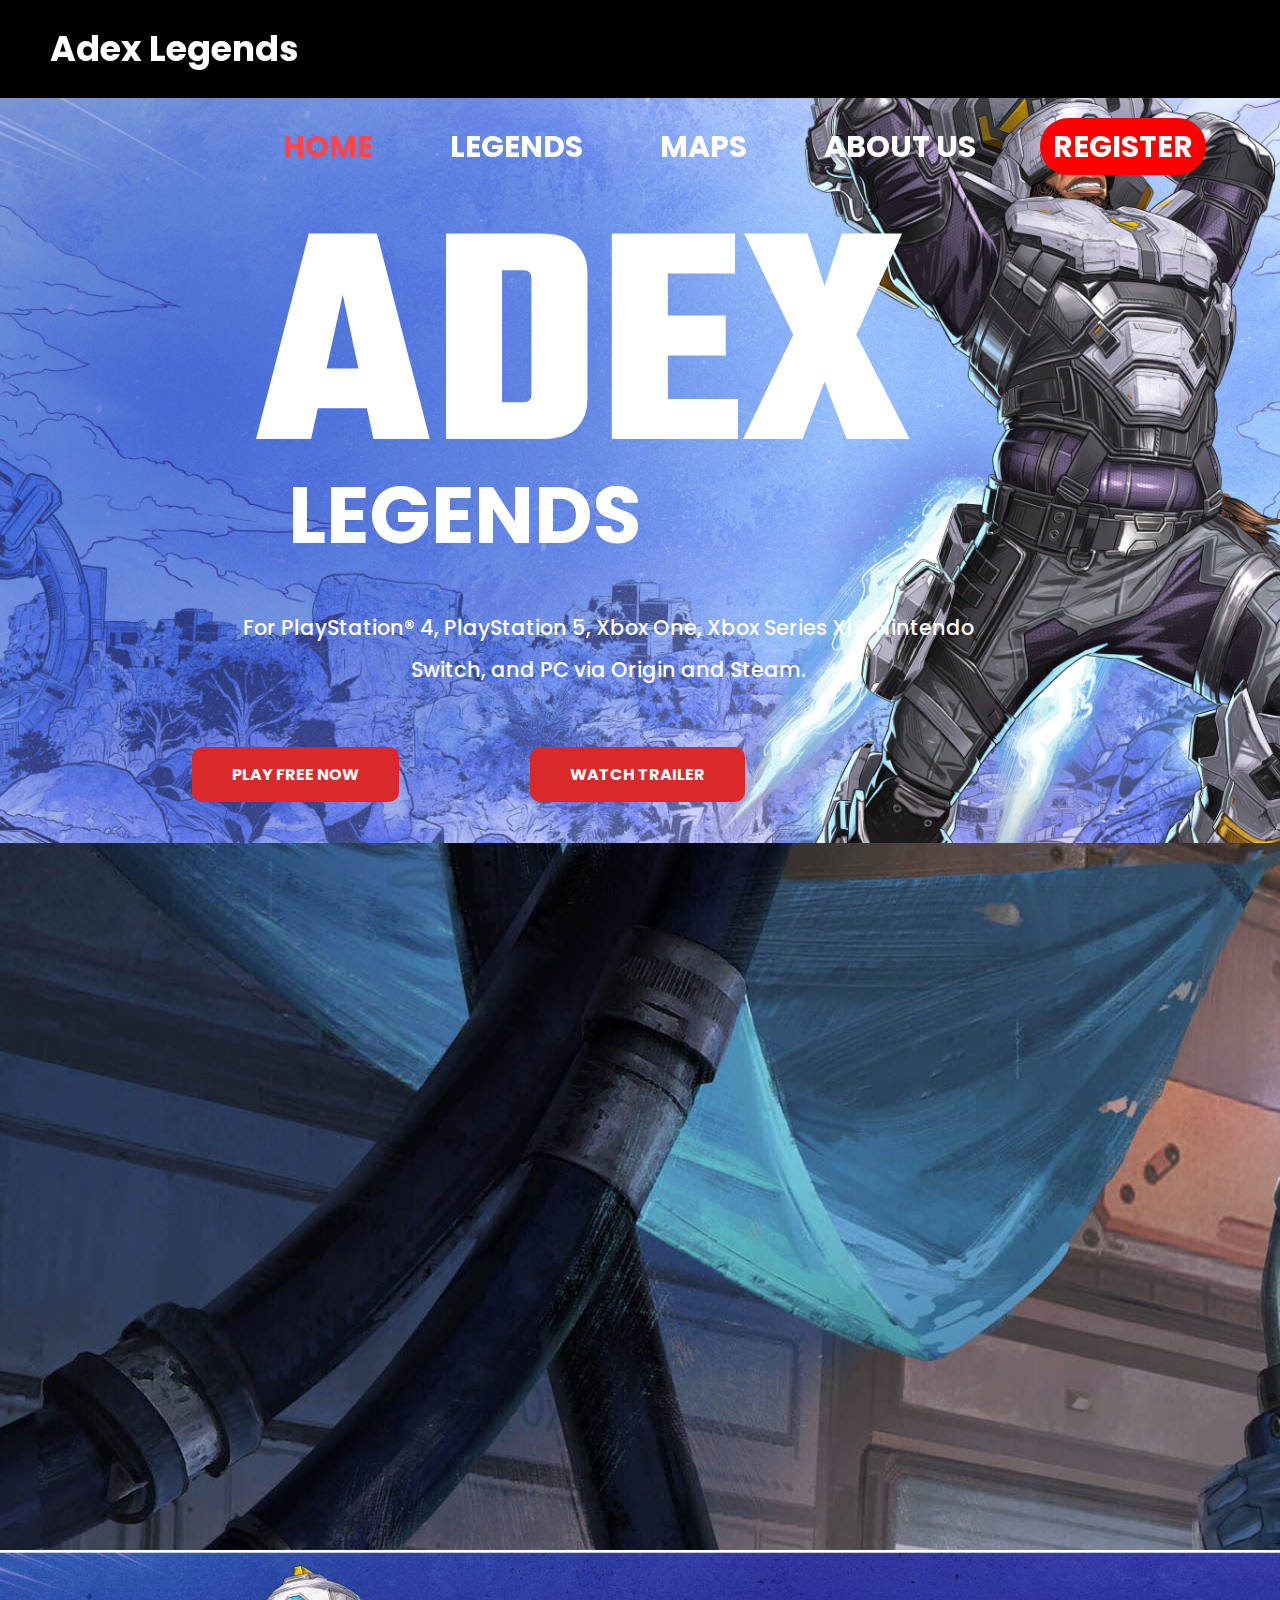
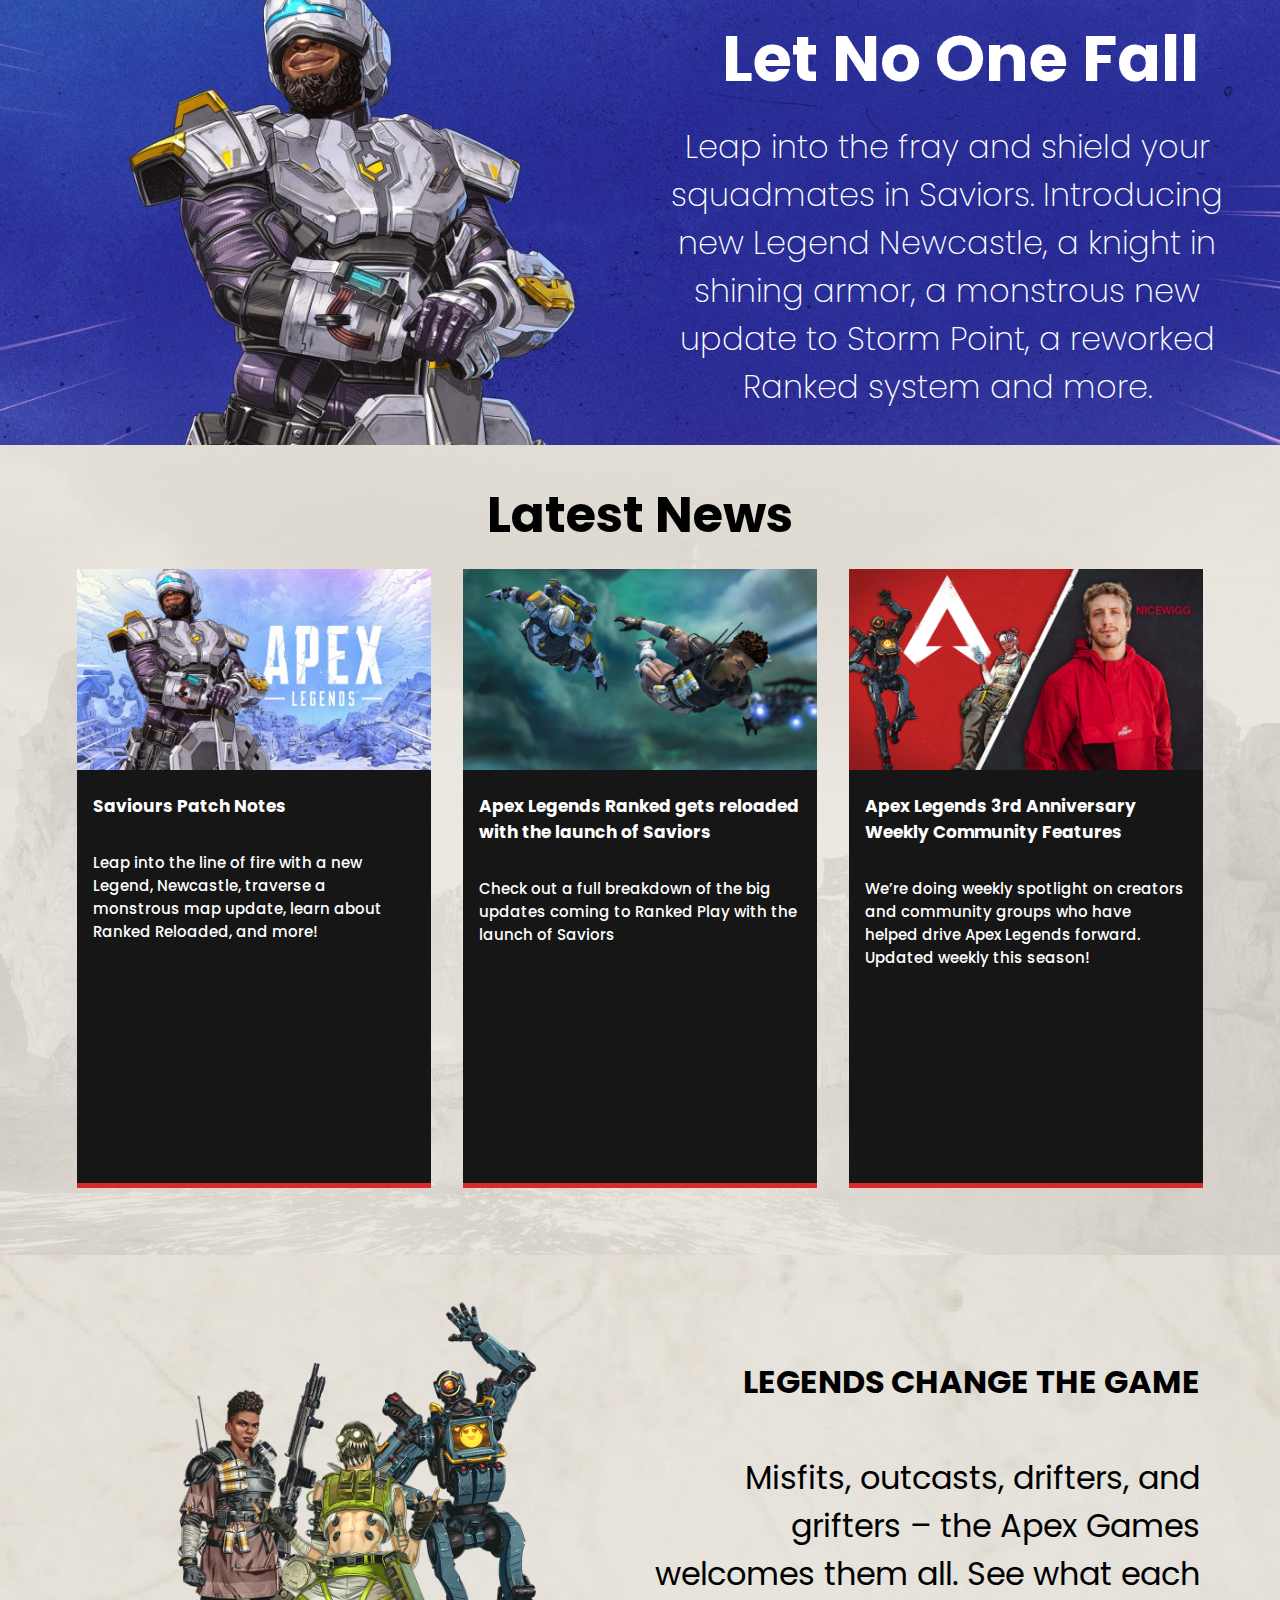
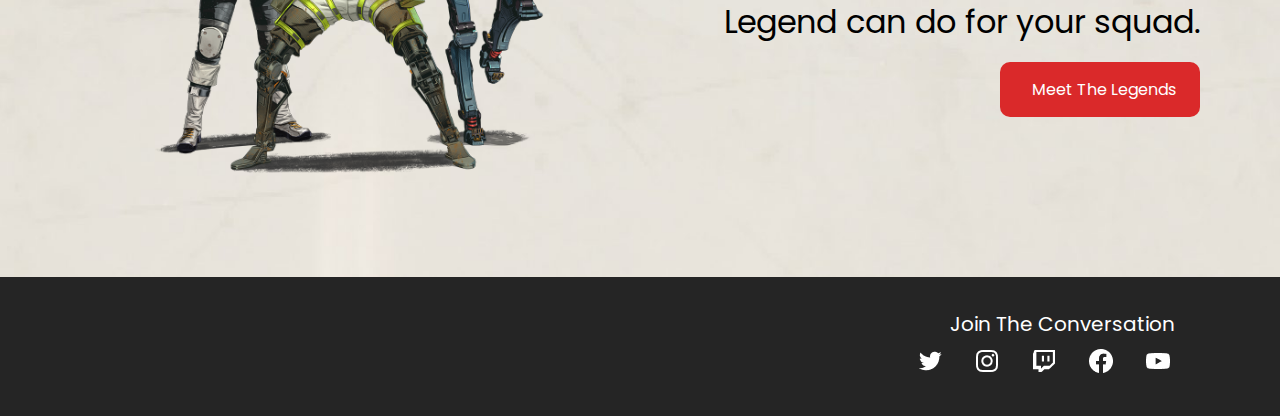
<file: index.html>
<!DOCTYPE html>
<html lang="en" dir="ltr">
  <head>
    <meta charset="utf-8" />
    <title>Adex Legends</title>
    <meta name="viewport" content="width=device-width, initial-scale=1.0" />
    <link rel="stylesheet" href="stylesheet.css" />
    <link rel="stylesheet" href="https://cdnjs.cloudflare.com/ajax/libs/font-awesome/5.15.3/css/all.min.css" />
    <link rel="icon" href="Asset/apex-logo-C3478A4601-seeklogo 1.png" type="image/x-icon" />
  </head>
  <body>
    <div id="overview">
      <nav>
        <input type="checkbox" id="check" />
        <label for="check" class="checkbtn">
          <i class="fas fa-bars"></i>
        </label>
        <label class="logo">Adex Legends</label>
        <ul id="nav">
          <li><a class="active" href="#nav">Home</a></li>
          <li><a href="legends.html">Legends</a></li>
          <li><a href="maps.html">Maps</a></li>
          <li><a href="about-us.html">About Us</a></li>
          <li><a id="ticket" href="register.html">Register</a></li>
        </ul>
      </nav>
    </div>

    <div id="content">
      <div id="first-inner-content">
        <div id="logo-desc-first-inner-content">
          <div id="logo">ADEX</div>
          <div id="legends">LEGENDS</div>
        </div>
        <div id="text-desc-first-inner-content">For PlayStation® 4, PlayStation 5, Xbox One, Xbox Series X|S, Nintendo Switch, and PC via Origin and Steam.</div>
      </div>
      <div id="button">
        <a id="play-now-button" target="_blank" href="https://www.ea.com/games/apex-legends/play-now-for-free">PLAY FREE NOW</a>
        <a id="watch-trailer-button" target="_blank" href="https://www.youtube.com/watch?v=5ISMishWUlE">WATCH TRAILER</a>
      </div>
    </div>
    <div class="video">
      <iframe
        id="video-trailer"
        width="100%"
        height="500px"
        src="https://www.youtube.com/embed/cheYIVEtVQ4?autoplay=1"
        title="YouTube video player"
        frameborder="0"
        allow="accelerometer; autoplay; clipboard-write; encrypted-media; gyroscope; picture-in-picture"
        allowfullscreen
      ></iframe>
    </div>
    <div id="second-content">
      <div id="second-let-no-one-fall">
        <h1 id="let-no-one-fall">Let No One Fall</h1>
        <h1 id="desc-second-let-no-one-fall">
          Leap into the fray and shield your squadmates in Saviors. Introducing new Legend Newcastle, a knight in shining armor, a monstrous new update to Storm Point, a reworked Ranked system and more.
        </h1>
      </div>
    </div>
    <div id="third-content">
      <h1 id="latest-news">Latest News</h1>

      <div class="flex-container">
        <div class="news">
          <a href="https://www.ea.com/games/apex-legends/news/saviors-patch-notes" target="_blank">
            <img id="gambar-1" src="Asset/apex-media-news-saviors-patch-keyart.jpg.adapt.crop16x9.431p.jpg" />
            <div id="desc-1-news">
              <h1 id="saviour">Saviours Patch Notes</h1>
              <h2 id="saviour-desc">Leap into the line of fire with a new Legend, Newcastle, traverse a monstrous map update, learn about Ranked Reloaded, and more!</h2>
            </div>
          </a>
        </div>
        <div class="news">
          <a href="https://www.ea.com/games/apex-legends/news/saviors-ranked-update" target="_blank">
            <img id="gambar-1" src="Asset/apex-legends-screenshots-s13-action-newcastleandbangalore-dropship-clean.jpg.adapt.crop16x9.431p.jpg" />
            <div id="desc-1-news">
              <h1 id="saviour">Apex Legends Ranked gets reloaded with the launch of Saviors</h1>
              <h2 id="saviour-desc">Check out a full breakdown of the big updates coming to Ranked Play with the launch of Saviors</h2>
            </div>
          </a>
        </div>
        <div class="news">
          <a href="https://www.ea.com/games/apex-legends/news/apex-legends-weekly-community-features-2022" target="_blank">
            <img id="gambar-1" src="Asset/nicewigg.png.adapt.crop16x9.431p.png" />
            <div id="desc-1-news">
              <h1 id="saviour">Apex Legends 3rd Anniversary Weekly Community Features</h1>
              <h2 id="saviour-desc">We’re doing weekly spotlight on creators and community groups who have helped drive Apex Legends forward. Updated weekly this season!</h2>
            </div>
          </a>
        </div>
      </div>
    </div>

    <div class="fourth-content">
      <div class="container-img">
        <img class="squad" src="Asset/squad.png" />
      </div>
      <div class="legends-change-the-game">
        <h1 class="legends-change-text">LEGENDS CHANGE THE GAME</h1>
        <h1 class="desc-legends-change-text">Misfits, outcasts, drifters, and grifters – the Apex Games welcomes them all. See what each Legend can do for your squad.</h1>
        <a class="meet-the-legends" href="legends.html" target="_blank">Meet The Legends</a>
      </div>
    </div>

    <div class="container">
      <div class="row">
        <div class="footer">
          <h1 id="join">Join The Conversation</h1>
          <ul class="social-icons">
            <li>
              <a href="https://twitter.com/PlayApex?ref_src=twsrc%5Egoogle%7Ctwcamp%5Eserp%7Ctwgr%5Eauthor" target="_blank"><img class="social-icon" src="Asset/akar-icons_twitter-fill.png" a class="twitter" /></a>
            </li>
  
            <li>
              <a href="https://www.instagram.com/playapex/" target="_blank"><img class="social-icon" src="Asset/akar-icons_instagram-fill.png" a class="instagram" /></a>
            </li>
  
            <li>
              <a href="https://www.twitch.tv/directory/game/Apex%20Legends" target="_blank"><img class="social-icon" src="Asset/akar-icons_twitch-fill.png" a class="twitch" /></a>
            </li>
  
            <li>
              <a href="https://www.facebook.com/playapex/" target="_blank"><img class="social-icon" src="Asset/akar-icons_facebook-fill.png" a class="facebook" /></a>
            </li>
  
            <li>
              <a href="https://www.youtube.com/c/playapex" target="_blank"><img class="social-icon" src="Asset/akar-icons_youtube-fill.png" a class="youtube" /></a>
            </li>
          </ul>
        </div>
      </div>
    </div>
  </body>
</html>
</file>
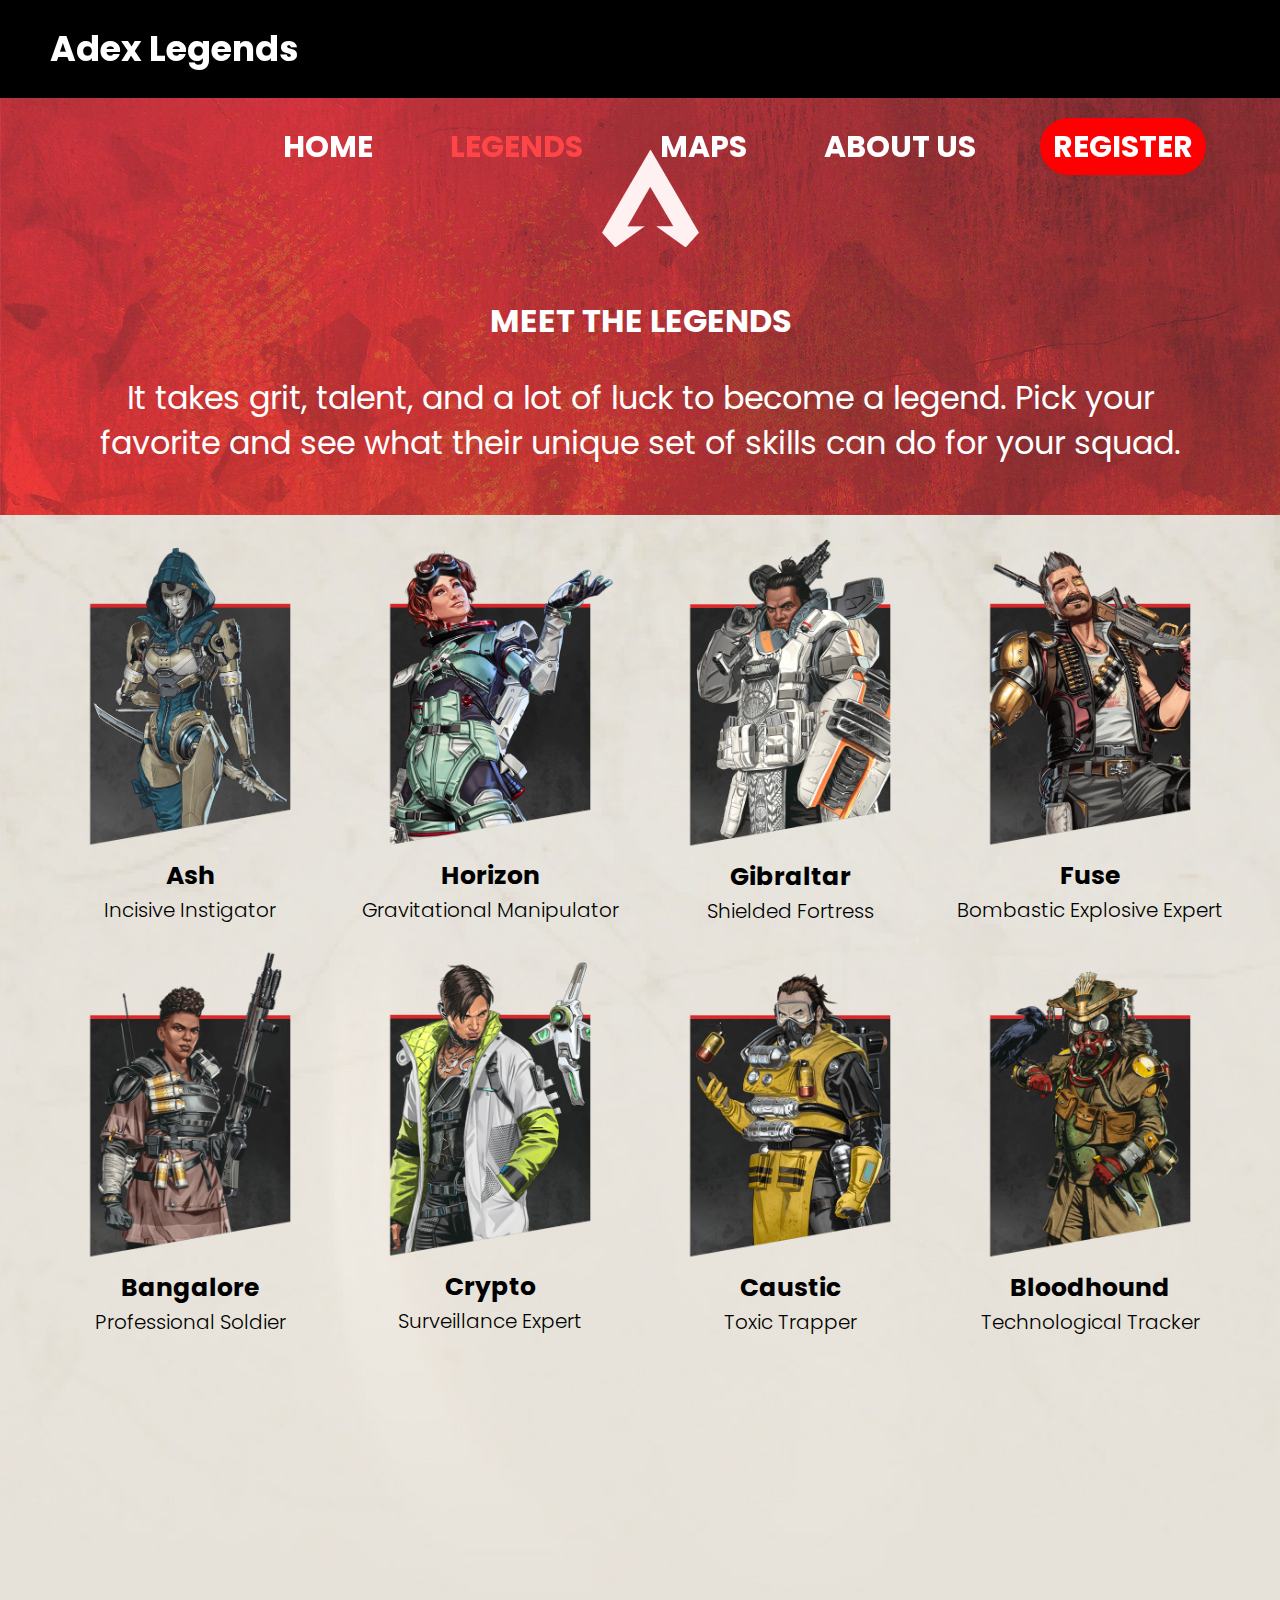
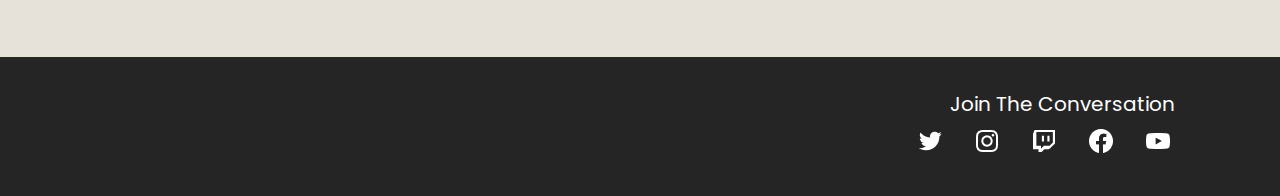
<file: legends.html>
<!DOCTYPE html>
<html lang="en" dir="ltr">
  <head>
    <meta charset="utf-8" />
    <title>Adex Legends</title>
    <meta name="viewport" content="width=device-width, initial-scale=1.0" />
    <link rel="stylesheet" href="stylesheet.css" />
    <link rel="stylesheet" href="https://cdnjs.cloudflare.com/ajax/libs/font-awesome/5.15.3/css/all.min.css" />
    <link rel="icon" href="Asset/apex-logo-C3478A4601-seeklogo 1.png" type="image/x-icon" />
  </head>
  <body>
    <div id="overview">
      <nav>
        <input type="checkbox" id="check" />
        <label for="check" class="checkbtn">
          <i class="fas fa-bars"></i>
        </label>
        <label class="logo">Adex Legends</label>
        <ul id="nav">
          <li><a href="index.html">Home</a></li>
          <li><a class="active" href="legends.html">Legends</a></li>
          <li><a href="maps.html">Maps</a></li>
          <li><a href="about-us.html">About Us</a></li>
          <li><a id="ticket" href="register.html">Register</a></li>
        </ul>
      </nav>
    </div>

    <div class="bfirst-container">
      <div class="blogo-adex">
        <img id="blogo-adex-img" src="Asset/apex-logo-C3478A4601-seeklogo 2.png" />
      </div>
      <h1 class="bmeet-the-legends-text">MEET THE LEGENDS</h1>
      <h1 class="b-meet-the-legends-text-desc">It takes grit, talent, and a lot of luck to become a legend. Pick your favorite and see what their unique set of skills can do for your squad.</h1>
    </div>

    <div class="legend-container">
      <div class="bflex-container">
        <div>
          <img class="ash" src="Asset/apex-grid-tile-legends-ash.png.adapt.crop16x9.png" />
          <h1 class="text-legend">Ash</h1>
          <h2 class="legend-desc">Incisive Instigator</h2>
        </div>
        <div>
          <img class="ash" src="Asset/apex-grid-tile-legends-horizon.png.adapt.crop16x9.png" />
          <h1 class="text-legend">Horizon</h1>
          <h2 class="legend-desc">Gravitational Manipulator</h2>
        </div>
        <div>
          <img class="ash" src="Asset/apex-grid-tile-legends-gibraltar.png.adapt.crop16x9.png" />
          <h1 class="text-legend">Gibraltar</h1>
          <h2 class="legend-desc">Shielded Fortress</h2>
        </div>
        <div>
          <img class="ash" src="Asset/apex-grid-tile-legends-fuse.png.adapt.crop16x9.png" />
          <h1 class="text-legend">Fuse</h1>
          <h2 class="legend-desc">Bombastic Explosive Expert</h2>
        </div>
      </div>

      <div class="cflex-container">
        <div>
          <img class="ash" src="Asset/apex-grid-tile-legends-bangalore.png.adapt.crop16x9.png" />
          <h1 class="text-legend">Bangalore</h1>
          <h2 class="legend-desc">Professional Soldier</h2>
        </div>
        <div>
          <img class="ash" src="Asset/apex-grid-tile-legends-crypto.png.adapt.crop16x9.png" />
          <h1 class="text-legend">Crypto</h1>
          <h2 class="legend-desc">Surveillance Expert</h2>
        </div>
        <div>
          <img class="ash" src="Asset/apex-grid-tile-legends-caustic.png.adapt.crop16x9.png" />
          <h1 class="text-legend">Caustic</h1>
          <h2 class="legend-desc">Toxic Trapper</h2>
        </div>
        <div>
          <img class="ash" src="Asset/apex-grid-tile-legends-bloodhound.png.adapt.crop16x9.png" />
          <h1 class="text-legend">Bloodhound</h1>
          <h2 class="legend-desc">Technological Tracker</h2>
        </div>
      </div>
      <div class="container">
        <div class="row">
          <div class="footer">
            <h1 id="join">Join The Conversation</h1>
            <ul class="social-icons">
              <li>
                <a href="https://twitter.com/PlayApex?ref_src=twsrc%5Egoogle%7Ctwcamp%5Eserp%7Ctwgr%5Eauthor" target="_blank"><img class="social-icon" src="Asset/akar-icons_twitter-fill.png" a class="twitter" /></a>
              </li>
    
              <li>
                <a href="https://www.instagram.com/playapex/" target="_blank"><img class="social-icon" src="Asset/akar-icons_instagram-fill.png" a class="instagram" /></a>
              </li>
    
              <li>
                <a href="https://www.twitch.tv/directory/game/Apex%20Legends" target="_blank"><img class="social-icon" src="Asset/akar-icons_twitch-fill.png" a class="twitch" /></a>
              </li>
    
              <li>
                <a href="https://www.facebook.com/playapex/" target="_blank"><img class="social-icon" src="Asset/akar-icons_facebook-fill.png" a class="facebook" /></a>
              </li>
    
              <li>
                <a href="https://www.youtube.com/c/playapex" target="_blank"><img class="social-icon" src="Asset/akar-icons_youtube-fill.png" a class="youtube" /></a>
              </li>
            </ul>
          </div>
        </div>
      </div>
    </div>
  </body>
</html>
</file>
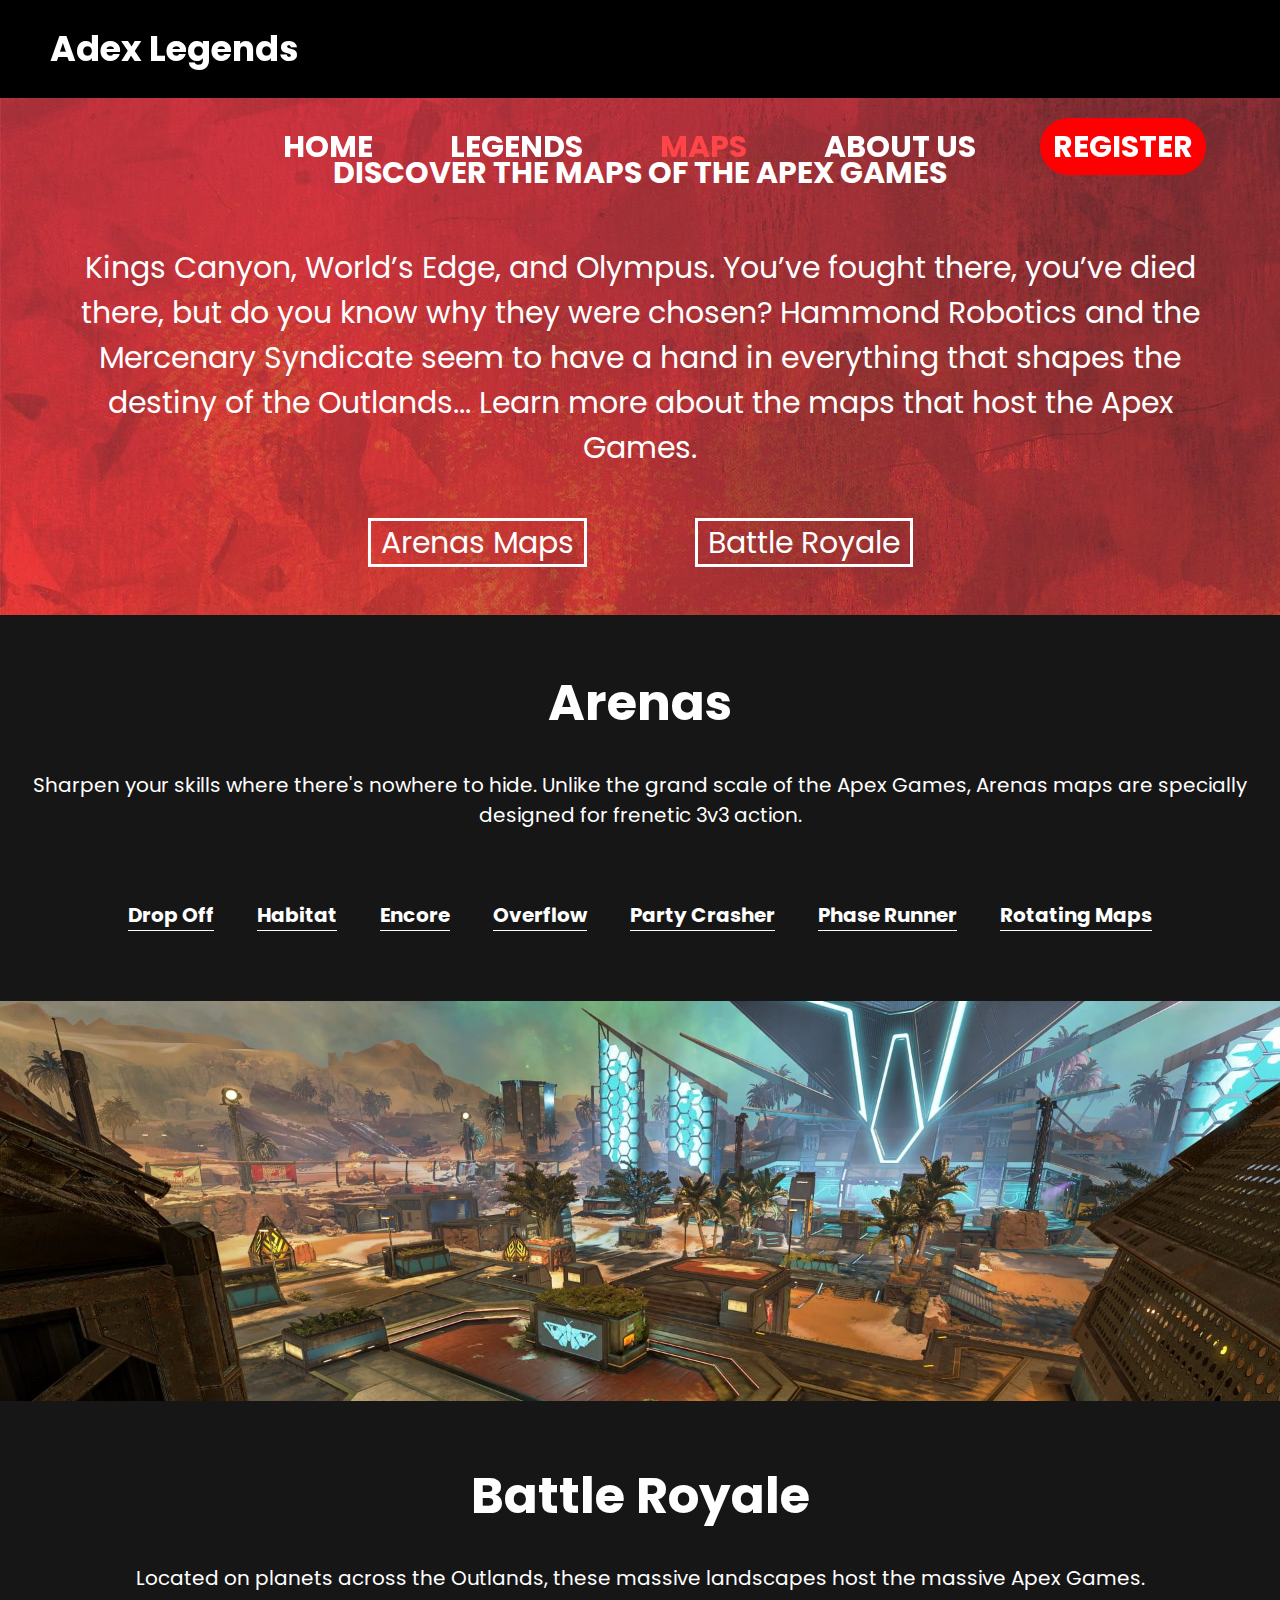
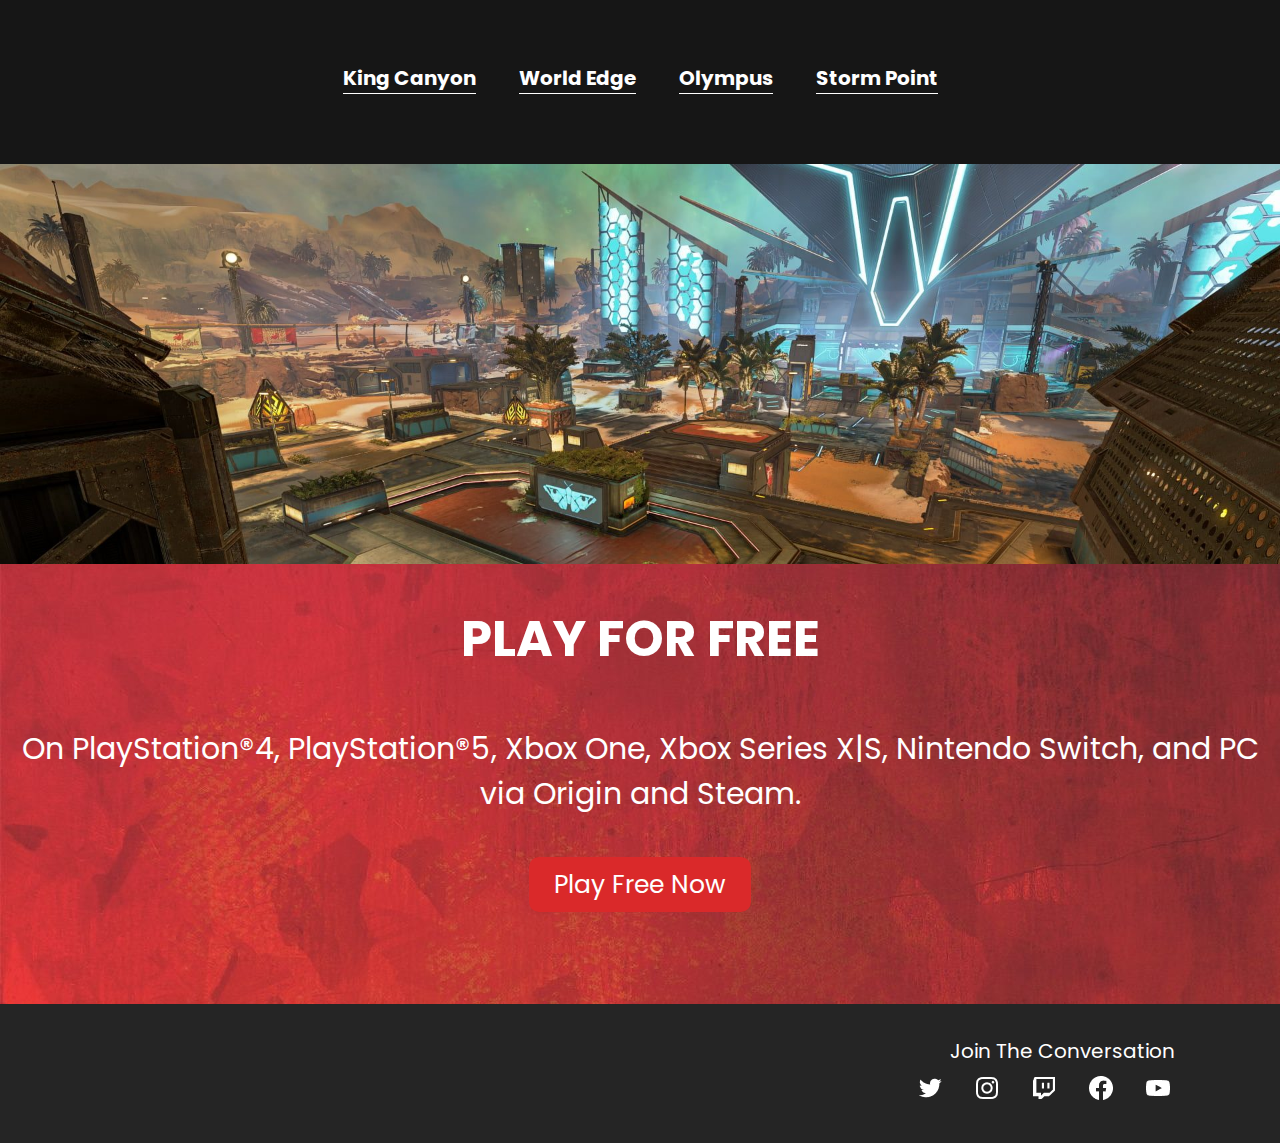
<file: maps.html>
<!DOCTYPE html>
<html lang="en" dir="ltr">
  <head>
    <meta charset="utf-8" />
    <title>Adex Legends</title>
    <meta name="viewport" content="width=device-width, initial-scale=1.0" />
    <link rel="stylesheet" href="stylesheet.css" />
    <link rel="stylesheet" href="https://cdnjs.cloudflare.com/ajax/libs/font-awesome/5.15.3/css/all.min.css" />
    <link rel="icon" href="Asset/apex-logo-C3478A4601-seeklogo 1.png" type="image/x-icon" />
  </head>
  <body>
    <div id="overview">
      <nav>
        <input type="checkbox" id="check" />
        <label for="check" class="checkbtn">
          <i class="fas fa-bars"></i>
        </label>
        <label class="logo">Adex Legends</label>
        <ul id="nav">
          <li><a href="index.html">Home</a></li>
          <li><a href="legends.html">Legends</a></li>
          <li><a class="active" href="maps.html">Maps</a></li>
          <li><a href="about-us.html">About Us</a></li>
          <li><a id="ticket" href="register.html">Register</a></li>
        </ul>
      </nav>
    </div>
    <div class="container-maps-content">
      <div class="first-maps-container">
        <h1 class="discover-the-maps">DISCOVER THE MAPS OF THE APEX GAMES</h1>
        <h1 class="discover-the-maps-desc">Kings Canyon, World’s Edge, and Olympus. You’ve fought there, you’ve died there, but do you know why they were chosen? Hammond Robotics and the Mercenary Syndicate seem to have a hand in everything that shapes the destiny of the Outlands... Learn more about the maps that host the Apex Games.</h1>
        <div class="first-map-container-button">
          <div class="first-map-container-button-ul">
            <a class="button-maps-1" href="#maps.html#arenas-container-ref">Arenas Maps</a>
            <a class="button-maps-2" href="#battle-royale-container">Battle Royale</a>
        </div>
        </div>
        </div>
        <div id="arenas-container-ref">
        <div class="arenas-container">
          <div class="arenas-container-text">
            <h1 class="arenas">Arenas</h1>
            <h1 class="arenas-desc">Sharpen your skills where there's nowhere to hide. Unlike the grand scale of the Apex Games, Arenas maps are specially designed for frenetic 3v3 action.</h1>
          </div>
          <div class="button-header">
          <button onclick="arenasToDropOff()" class="button-maps" id="drop-off-button-header-second-content">
            Drop Off
          </button>
          <button onclick="arenasToHabitat()" class="button-maps" id="Habitat-button-header-second-content">
            Habitat
          </button>
          <button onclick="arenasToEncore()" class="button-maps" id="encore-button-header-second-content">
            Encore
          </button>
          <button onclick="arenasToOverflow()" class="button-maps" id="overflow-button-header-second-content">
            Overflow
          </button>
          <button onclick="arenasToPartyCrasher()" class="button-maps" id="party-crasher-button-header-second-content">
            Party Crasher
          </button>
          <button onclick="arenasToPhaseRunner()" class="button-maps" id="phase-runner-button-header-second-content">
            Phase Runner
          </button>
          <button onclick="arenasToRotatingMaps()" class="button-maps" id="rotating-maps-button-header-second-content">
            Rotating Maps
          </button>
          </div>
          <div class="image-maps">
          <img class="maps-img" src="Asset/encore.jpg" alt="" id="arenas-img">
        </div>
      </div>
    </div>
    <div id="battle-royale-container">
      <div class="arenas-container-text">
        <h1 class="arenas">Battle Royale</h1>
        <h1 class="arenas-desc">Located on planets across the Outlands, these massive landscapes host the massive Apex Games.</h1>
      </div>

      <button onclick="btlToKingCanyon()" class="button-maps" id="king-canyon-button-header-second-content">
        King Canyon
      </button>
      <button onclick="btlToWorldEdge()" class="button-maps" id="world-edge-button-header-second-content">
        World Edge
      </button>
      <button onclick="btlToOlympus()" class="button-maps" id="olympus-button-header-second-content">
        Olympus
      </button>
      <button onclick="btlToStormPoint()" class="button-maps" id="storm-point-button-header-second-content">
        Storm Point
      </button>
    </div>
    <div class="image-maps">
      <img class="maps-img" src="Asset/encore.jpg" alt="" id="battle-img">
    </div>
    </div>
    <div class="maps-bawah">
      <h1 id="play-for-free-maps">PLAY FOR FREE</h1>
      <h1 id="play-for-free-maps-desc">On PlayStation®4, PlayStation®5, Xbox One, Xbox Series X|S, Nintendo Switch, and PC
        via Origin and Steam.</h1>
      <a id="play-for-free-maps-btn" href="https://www.ea.com/games/apex-legends/play-now-for-free" target="_blank">Play Free Now</a>
    </div>
    <div class="container">
      <div class="row">
        <div class="footer">
          <h1 id="join">Join The Conversation</h1>
          <ul class="social-icons">
            <li>
              <a href="https://twitter.com/PlayApex?ref_src=twsrc%5Egoogle%7Ctwcamp%5Eserp%7Ctwgr%5Eauthor" target="_blank"><img class="social-icon" src="Asset/akar-icons_twitter-fill.png" a class="twitter" /></a>
            </li>
  
            <li>
              <a href="https://www.instagram.com/playapex/" target="_blank"><img class="social-icon" src="Asset/akar-icons_instagram-fill.png" a class="instagram" /></a>
            </li>
  
            <li>
              <a href="https://www.twitch.tv/directory/game/Apex%20Legends" target="_blank"><img class="social-icon" src="Asset/akar-icons_twitch-fill.png" a class="twitch" /></a>
            </li>
  
            <li>
              <a href="https://www.facebook.com/playapex/" target="_blank"><img class="social-icon" src="Asset/akar-icons_facebook-fill.png" a class="facebook" /></a>
            </li>
  
            <li>
              <a href="https://www.youtube.com/c/playapex" target="_blank"><img class="social-icon" src="Asset/akar-icons_youtube-fill.png" a class="youtube" /></a>
            </li>
          </ul>
        </div>
      </div>
    </div>
    </body>
    <script src="maps.js"></script>
    </html>
</file>
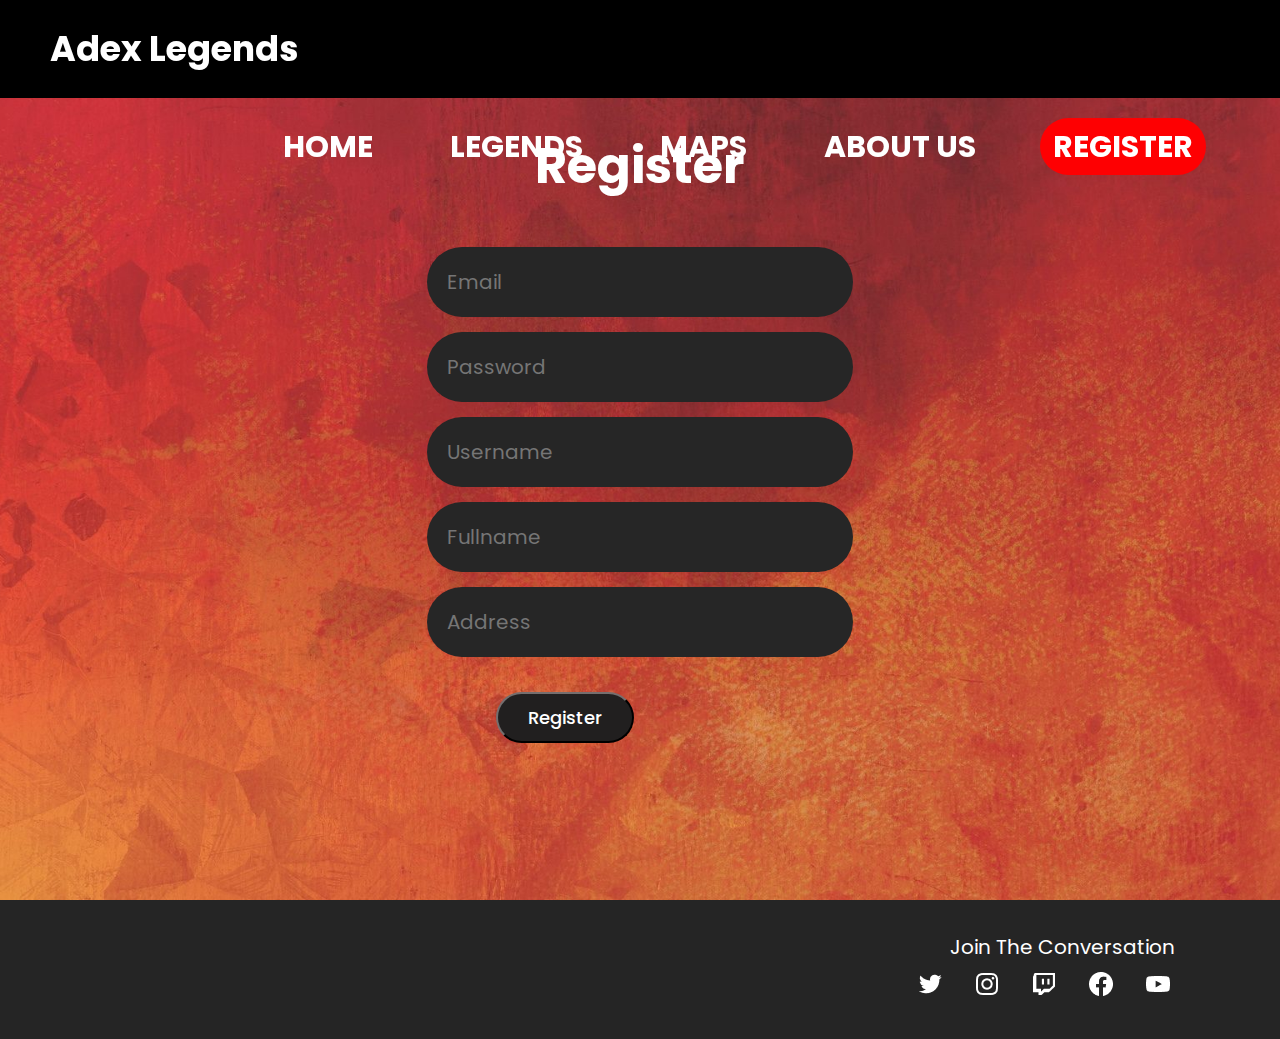
<file: register.html>
<!DOCTYPE html>
<html lang="en" dir="ltr">
  <head>
    <meta charset="utf-8" />
    <title>Adex Legends</title>
    <meta name="viewport" content="width=device-width, initial-scale=1.0" />
    <link rel="stylesheet" href="stylesheet.css" />
    <link rel="stylesheet" href="https://cdnjs.cloudflare.com/ajax/libs/font-awesome/5.15.3/css/all.min.css" />
    <link rel="icon" href="Asset/apex-logo-C3478A4601-seeklogo 1.png" type="image/x-icon" />
  </head>
  <body>
    <div id="overview">
      <nav>
        <input type="checkbox" id="check" />
        <label for="check" class="checkbtn">
          <i class="fas fa-bars"></i>
        </label>
        <label class="logo">Adex Legends</label>
        <ul id="nav">
          <li><a href="index.html">Home</a></li>
          <li><a href="legends.html">Legends</a></li>
          <li><a href="maps.html">Maps</a></li>
          <li><a href="about-us.html">About Us</a></li>
          <li><a id="ticket" href="register.html">Register</a></li>
        </ul>
      </nav>
      <div id="register-wallpaper">
        <div id="sinkup" class="center-pciture">
          <form id="form-signin" class="login_form" name="form" onsubmit="">
            <h1 id="sign-in-text">Register</h1>
            <div class="input-field"><input type="text" id="email-id" placeholder="Email" class="validate" /></div>
            <div class="input-field"><input id="password-id" placeholder="Password" class="validate" /></div>
            <div class="input-field"><input id="username" placeholder="Username" class="validate" /></div>
            <div class="input-field"><input id="fullname" placeholder="Fullname" class="validate" /></div>
            <div class="input-field"><input id="address" placeholder="Address" class="validate" /></div>
            <button id="sign-in-btn" class="second-button2" onclick="register()">Register</button>
          </form>
        </div>
      </div>
      <div class="container">
        <div class="row">
          <div class="footer">
            <h1 id="join">Join The Conversation</h1>
            <ul class="social-icons">
              <li>
                <a href="https://twitter.com/PlayApex?ref_src=twsrc%5Egoogle%7Ctwcamp%5Eserp%7Ctwgr%5Eauthor" target="_blank"><img class="social-icon" src="Asset/akar-icons_twitter-fill.png" a class="twitter" /></a>
              </li>
    
              <li>
                <a href="https://www.instagram.com/playapex/" target="_blank"><img class="social-icon" src="Asset/akar-icons_instagram-fill.png" a class="instagram" /></a>
              </li>
    
              <li>
                <a href="https://www.twitch.tv/directory/game/Apex%20Legends" target="_blank"><img class="social-icon" src="Asset/akar-icons_twitch-fill.png" a class="twitch" /></a>
              </li>
    
              <li>
                <a href="https://www.facebook.com/playapex/" target="_blank"><img class="social-icon" src="Asset/akar-icons_facebook-fill.png" a class="facebook" /></a>
              </li>
    
              <li>
                <a href="https://www.youtube.com/c/playapex" target="_blank"><img class="social-icon" src="Asset/akar-icons_youtube-fill.png" a class="youtube" /></a>
              </li>
            </ul>
          </div>
        </div>
      </div>
    </div>
  </body>
  <script src="script.js"></script>
</html>
</file>
<file: stylesheet.css>
@import url("https://fonts.googleapis.com/css2?family=Poppins:wght@700&display=swap");
@import url("https://fonts.googleapis.com/css2?family=Montserrat:wght@700&family=Teko:wght@300&display=swap");
@import url("https://fonts.googleapis.com/css2?family=Poppins:wght@100&display=swap");
@import url("https://fonts.googleapis.com/css2?family=Poppins:wght@500&display=swap");

* {
  padding: 0;
  margin: 0;
  text-decoration: none;
  list-style: none;
  box-sizing: border-box;
  transition: all 0.5s;
  scroll-behavior: smooth;
}

body {
  font-family: "Poppins", sans-serif;
  font-weight: 700;
}

nav {
  position: fixed;
  background: black;
  height: 98px;
  width: 100%;
  z-index: 10;
}
label.logo {
  color: white;
  font-size: 35px;
  line-height: 98px;
  padding: 0 50px;
  font-weight: bold;
}
label.logo:hover {
  opacity: 0.8;
  color: #ff3535;
}
nav ul {
  float: Right;
  margin-right: 50px;
}
nav ul li {
  display: inline-block;
  line-height: 98px;
  margin: 0 24px;
}
nav ul li a {
  color: white;
  font-size: 30px;
  padding: 7px 13px;
  border-radius: 3px;
  text-transform: uppercase;
}
nav a.active,
nav a:hover {
  color: #ff4547;
  transition: 0.5s;
}
.checkbtn {
  font-size: 30px;
  color: white;
  float: right;
  line-height: 98px;
  margin-right: 40px;
  cursor: pointer;
  display: none;
}
#check {
  display: none;
}
.first {
  margin-top: -20vh;
}

#ticket {
  background-color: #ff4547;
  border-radius: 30px;
  cursor: pointer;
  font-family: "Poppins";
  font-style: normal;
  font-size: 30px;
  line-height: 45px;
  background-color: #fe0002;
}
#ticket:hover {
  color: #fff;
  background-color: #ff3535;
}
@media (max-width: 798px) {
  .checkbtn {
    display: block;
  }

  .checkbtn:hover,
  .checkbtn:active {
    opacity: 0.8;
  }
  nav ul {
    position: fixed;
    height: 100vh;
    width: 100%;
    background: #000000;
    top: 80px;
    right: 100%;
    text-align: center;
    transition: all 0.5s;
  }
  nav ul li {
    display: block;
    margin: 50px 0;
    line-height: 30px;
  }

  nav a:hover,
  nav a.active {
    color: #ff4547;
    transition: 0.5s;
  }
}

#check:checked ~ ul {
  left: 0;
}

#content {
  padding-top: 100px;
  background: url(Asset/apex-section-bg-saviors-season-return-user-xl.jpg.adapt.1920w.jpg);
  background-size: cover;
  background-position: center;
  min-height: 90vh;
}

#logo {
  font-family: "Teko", sans-serif;
  color: #fff;
  padding: 2rem 20%;
  font-size: 20rem;
  font-weight: bold;
  margin-bottom: -200px;
}

#legends {
  padding: 2rem 22.5%;
  font-size: 5rem;
  font-weight: bold;
  color: #fff;
}

#text-desc-first-inner-content {
  font-family: "Poppins";
  font-style: normal;
  font-weight: 200;
  font-size: 1.3rem;
  font-weight: 500;
  line-height: 2;
  padding: 0rem 15rem;
  color: #fff;
  max-width: 80rem;
  margin-right: 5%;
  text-align: center;
}

#button {
  margin-top: 1rem;
  padding-bottom: 3.5rem;
  padding-top: 3.5rem;
}

#play-now-button {
  margin-left: 15%;
  background: #da292a;
  border-radius: 10px;
  padding: 1rem;
  padding-left: 2.5rem;
  padding-right: 2.5rem;
  color: #fff;
}

#play-now-button:hover {
  background: #ff3535;
}

#watch-trailer-button:hover {
  background: #ff3535;
}
#watch-trailer-button {
  margin-left: 10%;
  background: #da292a;
  border-radius: 10px;
  padding: 1rem;
  padding-left: 2.5rem;
  padding-right: 2.5rem;
  color: #fff;
}

#second-content {
  background: url(Asset/apex-hero-medium-saviors-homepage-season-7x2-xl.jpg.adapt.crop7x2.1920w.jpg);
  background-size: cover;
  background-position: center;
  min-height: 55vh;
}

#let-no-one-fall {
  font-family: "Poppins";
  font-style: bold;
  font-size: 4rem;
  line-height: 2;
  color: #fff;
  text-align: center;
  margin-left: 50%;
  padding-top: 5vh;
}

@media (max-width: 1200px) {
  #let-no-one-fall {
    text-align: center;
    justify-content: center;
  }

  #desc-second-let-no-one-fall {
    text-align: center;
  }
}

#desc-second-let-no-one-fall {
  font-family: "Poppins";
  font-weight: 200;
  font-size: 2rem;
  color: #fff;
  text-align: center;
  margin-left: 50%;
  margin-right: 2%;
  padding-bottom: 2rem;
}

#third-content {
  background: url(Asset/apex-section-bg-homepage-news-xl.jpg.adapt.1920w.jpg);
  background-size: cover;
  background-position: center;
  min-height: 90vh;
}

#latest-news {
  font-family: "Poppins";
  font-weight: 700;
  font-size: 50px;
  color: black;
  text-align: center;
  padding-top: 2rem;
}

#register-wallpaper {
  background: url(Asset/wallpaper-merah.jpg);
  background-size: cover;
  background-position: center;
  min-height: 100vh;
  padding-top: 8rem;
  padding-left: 5rem;
  padding-right: 5rem;
}

#sinkup {
  width: 100%;

  display: flex;
  justify-content: center;
  align-items: center;
  position: static;
  color: white;
}

.second-button2 {
  font-family: "Poppins", sans-serif;
  color: white;
  font-size: 18px;
  font-weight: 500;
  margin-top: 20px;
  padding: 10px 30px;
  border-radius: 40px;
  background: rgb(33, 31, 31);
  border-color: rgb(33, 31, 31);
  transform: translate(50%);
  margin-bottom: 100px;
}

.second-button2:hover {
  background-color: #da292a;
  border-color: #da292a;
}

.input-field .validate {
  padding: 20px;
  font-size: 20px;
  font-family: Poppins;
  border-radius: 50px;
  border: none;
  margin-bottom: 15px;
  color: #bfc0c0;
  background: #262626;
  outline: none;
}

.second-button {
  font-family: "Poppins", sans-serif;
  color: white;
  font-size: 20px;
  font-weight: 500;
  margin-top: 20px;
  padding: 20px 50px;
  border-radius: 40px;
  background: #14f195;
}

.second-button:hover {
  background: #fff;
  color: #000;
}

.second-button:active {
  background: linear-gradient(145deg, #222222, #292929);
  box-shadow: 5px 5px 10px #262626, -5px -5px 10px #262626;
  border: none;
  outline: none;
}

#sign-in-text {
  text-align: center;
  margin-bottom: 10%;
  font-size: 50px;
}

.social-icons {
  padding-left: 0;
  margin-bottom: 0;
  list-style: none;
}
.social-icons li {
  display: inline-block;
  margin-bottom: 4px;
  margin-right: 30px;
}

.social-icons li.title {
  margin-right: 15px;
  text-transform: uppercase;
  color: #96a2b2;
  font-weight: 700;
  font-size: 13px;
}

.social-icons.size-sm a {
  line-height: 34px;
  height: 34px;
  width: 34px;
  font-size: 14px;
}

.social-icons {
  text-align: right;
}

#join {
  text-align: right;
  font-family: "Poppins";
  font-style: normal;
  font-weight: 400;
  font-size: 20px;
  line-height: 30px;
  color: white;
  padding-bottom: 10px;
  padding-right: 25px;
}

.footer {
  background-color: #252525;
  padding-right: 5rem;
  padding-bottom: 2rem;
  padding-top: 2rem;
}

.flex-container {
  display: flex;
  justify-content: center;
}

.flex-container {
  display: flex;
  flex-direction: row;
}

@media (max-width: 1200px) {
  .flex-container {
    display: flex;
    flex-direction: column;
    justify-content: center;
    align-items: center;
  }
}

#gambar-1 {
  width: 354px;
  height: 201px;
}

.news {
  width: 354px;
  height: 619px;
  background-color: #161616;
  border-bottom: 5px solid #da292a;
  margin: 1rem;
}

.news:hover {
  filter: drop-shadow(8px 8px 10px #696969);
}

#desc-1-news {
  color: #ffff;
  margin: 1rem;
}

#saviour {
  font-size: 17px;
  margin-bottom: 2rem;
}

#saviour-desc {
  font-size: 15px;
  font-weight: 500;
}

.fourth-content {
  background-image: url(Asset/apex-section-bg-beige-texture-xl.jpg.adapt.1456w.jpg);
  background-size: 100%;
  text-align: right;
}

.squad {
  width: 32rem;
  height: 100%;
}

.container-img {
  padding: 2rem;
  width: 50%;
}

.legends-change-text {
  text-align: right;
  margin-bottom: 3rem;
  font-size: 2rem;
  font-weight: 700;
}

.desc-legends-change-text {
  font-size: 2rem;
  font-weight: 400;
  justify-content: right;
  padding-bottom: 1rem;
}

.legends-change-the-game {
  margin-top: -30rem;
  margin-right: 5rem;
  margin-left: 50%;
}

#meet-legends {
  color: #fff;
  font-weight: 300;
}

.meet-the-legends {
  font-family: "Poppins";
  font-weight: 400;
  background-color: #da292a;
  border: none;
  color: white;
  padding: 15px 32px;
  text-align: center;
  text-decoration: none;
  display: inline-block;
  font-size: 16px;
  border-radius: 10px;
  margin-bottom: 10rem;
  padding-right: 1.5rem;
  padding-left: 1.5;
}

.meet-the-legends:hover {
  background-color: #ff3838;
}

@media (max-width: 1200px) {
  .fourth-content {
    background-image: url(Asset/apex-section-bg-beige-texture-xl.jpg.adapt.1456w.jpg);
    background-size: 100%;
    text-align: right;
  }
  .legends-change-the-game {
    margin-top: -30rem;
    margin-right: 5rem;
    margin-left: 50%;
  }

  #meet-legends {
    color: #fff;
    font-weight: 300;
  }

  .meet-the-legends {
    text-align: center;
  }
}
.container-maps-content{
  padding-top:90px;
}

.bfirst-container {
  padding-top:100px;
  background-image: url(Asset/wallpaper-merah.jpg);
}

#blogo-adex-img {
  padding-top: 50px;
  margin: auto;
  display: block;
  margin-left: 47%;
}

@media (max-width: 1024px) {
  #blogo-adex-img {
    margin: auto;
    display: block;
  }
}

.bmeet-the-legends-text {
  margin-top: 50px;
  margin-bottom: 20px;
  text-align: center;
  color: #ffff;
}

.b-meet-the-legends-text-desc {
  text-align: center;
  color: #ffff;
  font-weight: 400;
  line-height: 45px;
  padding-left: 100px;
  padding-right: 100px;
  padding-bottom: 50px;
  padding-top: 10px;
}

.bflex-container {
  display: flex;
  flex-direction: row;
  justify-content: center;
}

@media (max-width: 1200px) {
  .bflex-container {
    flex-direction: column;
    justify-content: center;
  }
}

.legend-container {
  text-align: center;
  background-image: url(Asset/apex-section-bg-beige-texture-xl.jpg.adapt.1456w.jpg);
  background-size: cover;
  background-repeat: no-repeat;
}

.ash {
  width: 300px;
}
.horizon {
  width: 300px;
}

.gibraltar {
  width: 300px;
}

.fuse {
  width: 300px;
}

.text-legend {
  font-family: "Poppins";
  font-style: normal;
  font-weight: 700;
  font-size: 25px;
  line-height: 38px;
  text-align: center;
}

.legend-desc {
  font-family: "Poppins";
  font-style: normal;
  font-weight: 300;
  font-size: 20px;
  line-height: 30px;
  text-align: center;
}

.cflex-container {
  display: flex;
  flex-direction: row;
  justify-content: center;
  margin-bottom: 20rem;
}

@media (max-width: 1200px) {
  .cflex-container {
    flex-direction: column;
    justify-content: center;
  }
}

.ash:hover {
  width: 330px;
  filter: drop-shadow(8px 5px 10px #000);
  cursor: pointer;
}

.video {
  text-align: center;
  padding-top: 100px;
  padding-bottom: 100px;
  background-image: url(Asset/apex-tout-small-homepage-newcastle-5x2-xl.jpg.adapt.crop5x2.1920w.jpg);
}

::-webkit-scrollbar {
  width: 5px;
  height: 5px;
}

::-webkit-scrollbar-thumb {
  background: rgba(90, 90, 90);
  border-radius: 40px;
}

::-webkit-scrollbar-track {
  background: #fff;
}

.first-maps-container{
  background-image: url(Asset/wallpaper-merah.jpg);
  text-align: center;
  padding-top: 10px;
}

.discover-the-maps{
  margin-top: 50px;
  font-family: 'Poppins';
  font-style: normal;
  font-weight: 700;
  font-size: 30px;
  line-height: 45px;
  color: #fff;  
}

.discover-the-maps-desc{
  font-family: 'Poppins';
font-style: normal;
font-weight: 400;
font-size: 30px;
line-height: 45px;
text-align: center;
color: #FFFFFF;
padding: 50px;

}

.first-map-container-button-ul{
  font-family: 'Poppins';
  font-style: normal;
  font-weight: 400;
  font-size: 30px;
  line-height: 45px;
  text-align: center;
}

.button-maps-1{
  text-decoration: none;
  color: #FFFFFF;
  text-align: center;
  border: 3px solid #fff;
  margin-top: 50px;
  margin-right: 50px;
  padding-left: 10px;
  padding-right: 10px;
}

.button-maps-2{
  margin-left: 50px;
  margin-top: 10px;
  text-decoration: none;
  color: #FFFFFF;
  text-align: center;
  border: 3px solid #fff;
  padding-left: 10px;
  padding-right: 10px;
}

.button-maps-2:hover{
  filter: drop-shadow(8px 5px 10px #000);
}

.button-maps-1:hover{
  filter: drop-shadow(8px 5px 10px #000);
}

.first-map-container-button{
  padding-bottom: 50px;
}

.arenas{
  font-family: 'Poppins';
font-style: normal;
font-weight: 700;
font-size: 50px;
line-height: 75px;
color: #FFFFFF;
text-align: center;
padding-top:50px;
}

.arenas-container{
  background-color: #161616;
  justify-content: center;
  text-align: center;
}

.arenas-desc{
  padding-top: 30px;
  padding-bottom: 20px;
  font-family: 'Poppins';
font-style: normal;
font-weight: 400;
font-size: 20px;
line-height: 30px;
text-align: center;
color: #FFFFFF;
}

.button-maps {
  font-family: "Poppins";
  background-color: transparent;
  border: none;
  color: white;
  font-size: 20px;
  font-weight: 400;
  font-weight: bold;
  margin-left: 20px;
  margin-right: 20px;
  border-bottom: solid white 1px;
  margin-bottom: 70px;
  margin-top: 50px;
}

.button-maps:hover{
  border-bottom: solid #FF4547 3px;
  color: #FF4547;
}

.maps-img{
  width: 100%;
}

.maps-img:hover{
  width: 100%;
  transform: scale(1.1);
}

#battle-royale-container{
  background-color: #161616;
  justify-content: center;
  text-align: center;
}

.maps-bawah{
  background-image:url(Asset/wallpaper-merah.jpg) ;
  text-align: center;
  color: #fff;
  padding-top: 5rem;
  margin-top: -50px;
  padding-bottom: 100px;
}

#play-for-free-maps{
  font-family: 'Poppins';
font-style: normal;
font-weight: 700;
font-size: 50px;
line-height: 75px;
text-align: center;
padding-bottom: 50px;
}

#play-for-free-maps-desc{
  font-family: 'Poppins';
font-style: normal;
font-weight: 400;
font-size: 30px;
line-height: 45px;
text-align: center;
padding-bottom: 50px;
}

#play-for-free-maps-btn{
  font-family: 'Poppins';
  font-style: normal;
  font-weight: 400;
  font-size: 25px;
  line-height: 38px;
  text-align: center;
background: #DA292A;
border-radius: 10px;
padding-left: 25px;
padding-right: 25px;
padding-top: 10px;
padding-bottom: 10px;
color: #fff;
}

#play-for-free-maps-btn:hover{
  background:#ff3535;
}


#myVideo {
  top: 0;
  width: 100%;
  height: 100%;
  filter: brightness(20%);
  object-fit: contain;
}
@media (max-width: 1500px){
  #first-container-desc-about{
    opacity: 0;
  }
  #logo-adex-legend-about-us{
    opacity: 0;
  }
  #first-container-about-button-play-now{
    opacity: 0;
    display: none;
  }
  .content-about-us{
    margin-top:-14rem;
  }
}

.content-about-us {
  position: absolute;
  top: 0;
  max-width: 100%;
  height: 100%;
  color: white;
  display: flex;
  justify-content: center;
  flex-direction: column;
  align-items: center;
}

#logo-adex-legend-about-us{
  margin-top: 20px;
  width: 134px;
  height: 134px;
}
#adex-about{
font-family: "Teko", sans-serif;
color: #fff;
font-size: 10rem;
font-weight: bold;
text-transform: uppercase;
margin-top: 1rem
}

#legend-about{
  font-size: 2rem;
  font-weight: bold;
  color: #fff;
  text-transform: uppercase;
  margin-top: -4rem
}

#first-container-desc-about{
  font-family: 'Poppins';
font-style: normal;
font-weight: 400;
font-size: 30px;
line-height: 45px;
text-align: center;
margin-left: 50px;
margin-right: 50px;
padding-bottom: 50px;
}

#first-container-about-button-play-now{
  
font-family: 'Poppins';
font-style: normal;
font-weight: 400;
font-size: 30px;
color: #FFFFFF;
border: 3px solid #fff;
padding-right: 50px;
padding-left: 50px;
}

#first-container-about-button-play-now:hover{
  background-color: #ff3535;
  border: 3px solid #ff3535;
}



.second-content-about{
  background-image: url(Asset/apex-section-bg-beige-texture-xl.jpg.adapt.1920w.jpg);
  background-size: cover;
  background-repeat: no-repeat;
  padding-bottom: 100px;
  
}

.second-content-about-image{
  width: 100%;
  padding-left: 20%;
  padding-right: 20%;
  padding-top: 5rem;
}

#desc-container-about{
  margin-top: -0.45rem;
  border-top: 3px solid #FF0000;
  background-color: #252525;
  margin-left: 20%;
  margin-right: 20%;
  padding-top: 5rem;
  text-align: center;
  color: #fff;
  padding-bottom: 50px;
}

#the-legends-about{
  font-weight: 700;
font-size: 50px;
line-height: 75px;
text-align: center;
}

#the-legends-about-desc{
  font-family: 'Poppins';
font-style: normal;
font-weight: 400;
font-size: 20px;
line-height: 30px;
text-align: center;
padding-left: 10px;
padding-right:10px;
padding-top: 15px;
padding-bottom: 50px;
}

#squad-image-about{
  width: 100%;
  margin-top: 100px;
}

#button-see-the-roster{
  background-color: #FF4547;
  color: #fff;font-family: 'Poppins';
  font-style: normal;
  font-weight: 400;
  font-size: 20px;
  line-height: 30px;
  border-radius:30px;
  padding-left: 50px;
  padding-right: 50px;
  padding-top: 10px;
  padding-bottom: 10px;
}

#button-see-the-roster:hover{
  background-color: #ff3535;
  filter: drop-shadow(8px 8px 10px #000);
}

#your-squad{
  text-align: center;
  font-family: 'Poppins';
font-style: normal;
font-weight: 700;
font-size: 100px;
line-height: 150px;
text-transform: uppercase;
}

#your-squad-desc{
  font-family: 'Poppins';
font-style: normal;
font-weight: 300;
font-size: 30px;
line-height: 75px;
text-align: center;
}

.about-page{
  justify-content: center;
  display: flex;
  flex-direction: row;
  margin-top: 50px;
}

@media (max-width: 800px) {
  .about-page {
    text-align: center;
    flex-direction: column;
  }
}

#logo-border{
  text-align: center;
  width: 80%;
}

.image-border-adex{
  text-align: center;
  margin-top:20px;

}
.news-abt {
  width: 354px;
  height: 619px;
  background-color: #161616;
  border-bottom: 5px solid #da292a;
  margin: 1rem;
  margin-top:50px;
}

.abt-text{
  font-family: 'Poppins';
font-style: normal;
font-weight: 400;
font-size: 50px;
line-height: 75px;
text-align: center;
margin-top:20px;
}

.abt-text-desc-a{
  margin-top:20px;
  font-family: 'Poppins';
font-style: normal;
font-weight: 400;
font-size: 20px;
line-height: 30px;
text-align: center;
padding-left: 150px;
padding-right: 150px;
}

#your-squad{
  font-family: 'Poppins';
font-style: normal;
font-weight: 700;
font-size: 100px;
line-height: 150px;
text-align: center;
margin-top: 50px;
margin-bottom: 50px;
}

#your-squad-desc{
  font-family: 'Poppins';
font-style: normal;
font-weight: 300;
font-size: 50px;
line-height: 75px;
text-align: center;
padding-left: 50px;
padding-right: 50px;
padding-bottom: 50px;
}

.squad-about-img{
  width: 100%;
}
</file>
